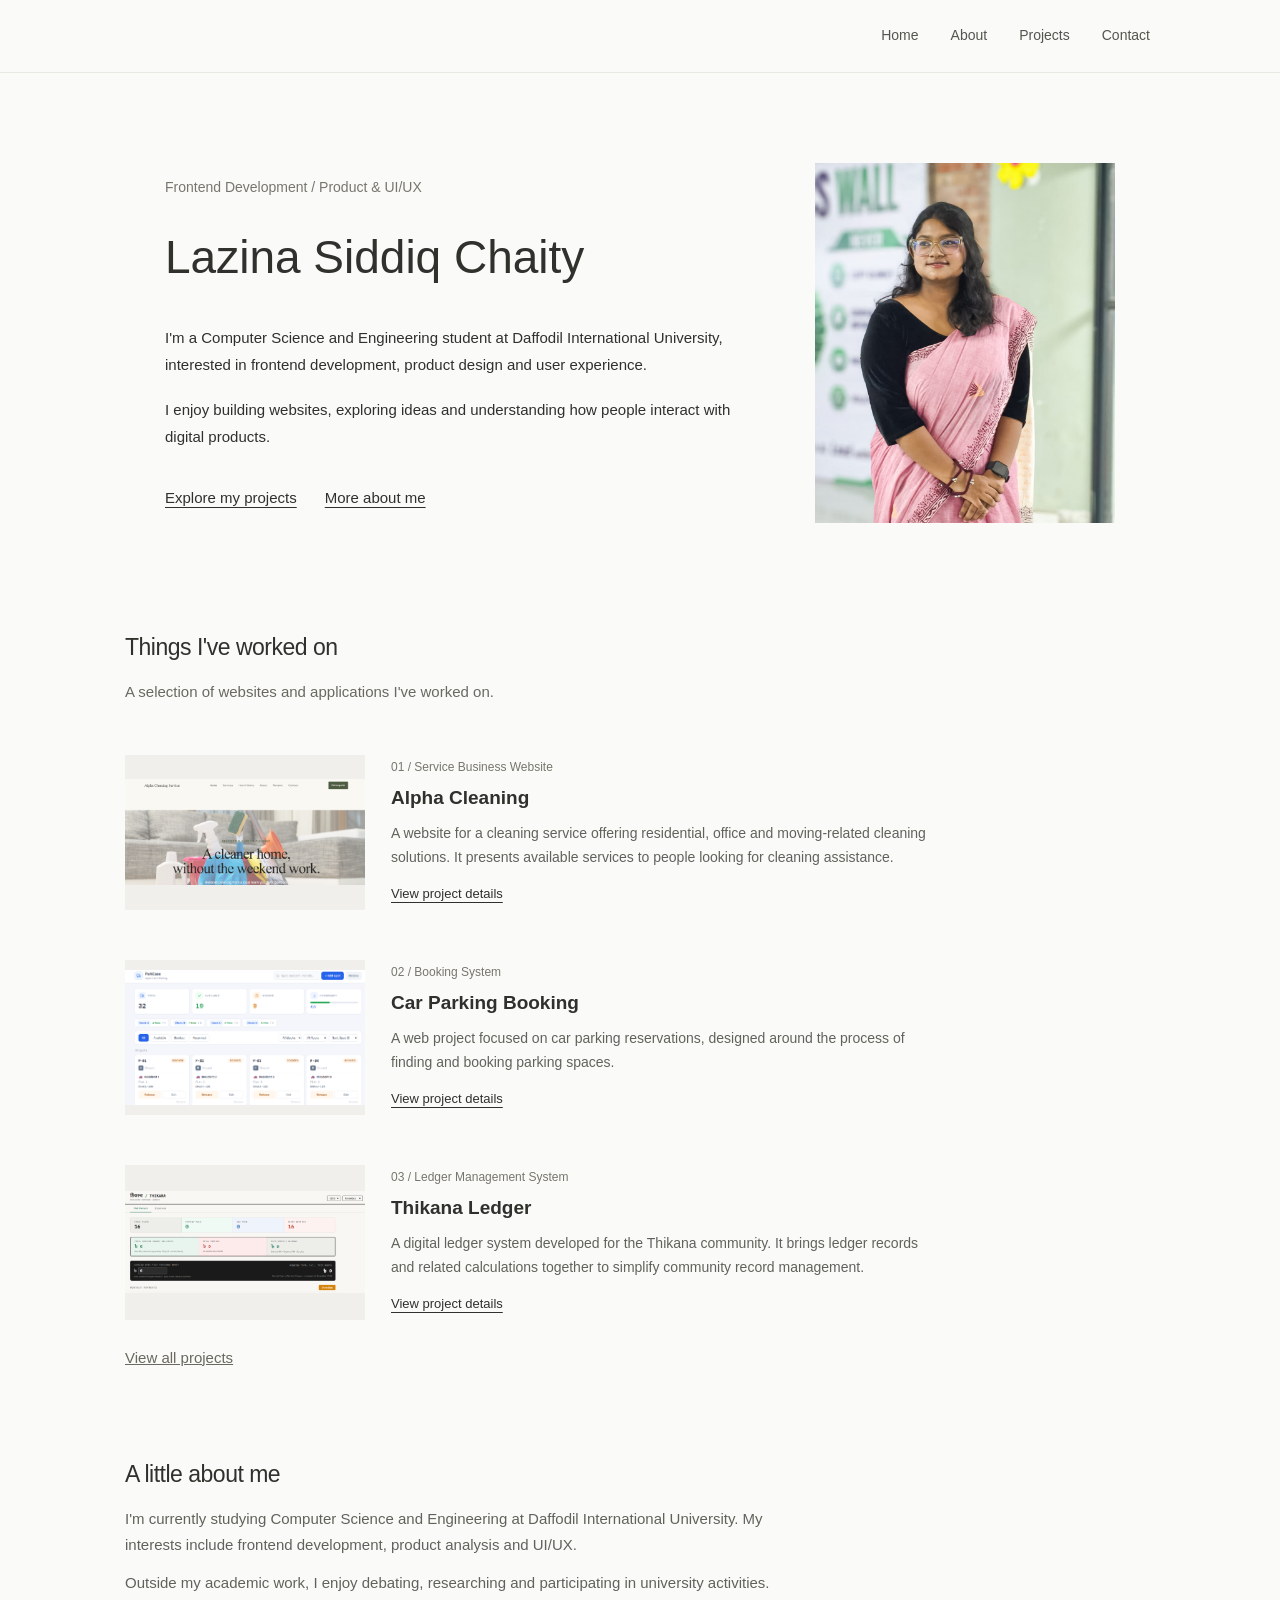
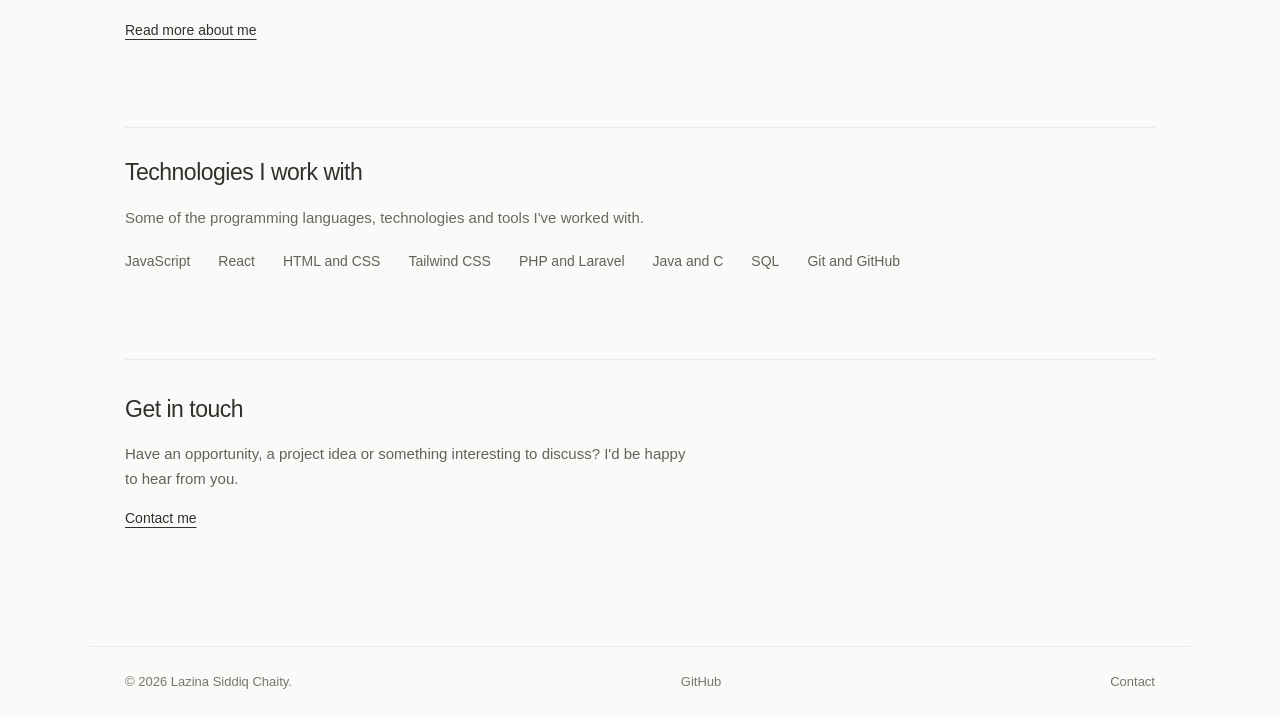
<file: index.html>
<!DOCTYPE html>
<html lang="en">

<head>
    <meta charset="UTF-8">
    <meta name="viewport" content="width=device-width, initial-scale=1.0">

    <title>Lazina Chaity | Frontend Developer</title>

    <meta name="description"
        content="Portfolio of Lazina Chaity, a Computer Science and Engineering student interested in frontend development and UI/UX.">

    <link rel="stylesheet" href="css/style.css">
</head>

<body>

    <!-- Navigation -->
    
<header>
    <nav class="main-nav">
        <a href="index.html">Home</a>
        <a href="about.html">About</a>
        <a href="projects.html">Projects</a>
        <a href="contact.html">Contact</a>
    </nav>
</header>


    <main>

       <section class="intro" id="home">

    <div class="intro-copy">
        <p class="intro-label">Frontend Development / Product & UI/UX</p>

        <h1>Lazina Siddiq Chaity
        </h1>

        <p>
            I'm a Computer Science and Engineering student at
            Daffodil International University, interested in frontend
            development, product design and user experience.
        </p>

        <p>
            I enjoy building websites, exploring ideas and understanding
            how people interact with digital products.
        </p>

        <div class="intro-links">
            <a href="projects.html">Explore my projects</a>
            <a href="about.html">More about me</a>
        </div>
    </div>

    <div class="intro-image">
        <img src="images/Lazina.jpeg" alt="Portrait of Lazina">
    </div>

</section>


        <!-- Selected Projects -->
        <section id="selected-work">

            <h2>Things I've worked on</h2>

            <p>
                A selection of websites and applications
                I've worked on.
            </p>


            <!-- Project 1 -->
            <article class="project-preview" id="alpha-cleaning">

                <div class="project-image">
                    <img
                        src="images/Alpha_cleaning_home.png"
                        alt="Alpha Cleaning website homepage"
                        width="260"
                        height="165">
                </div>

                <div class="project-info">

                    <p>01 / Service Business Website</p>

                    <h3>Alpha Cleaning</h3>

                    <p>
                        A website for a cleaning service offering
                        residential, office and moving-related
                        cleaning solutions. It presents available
                        services to people looking for cleaning
                        assistance.
                    </p>

                    <a href="projects.html#alpha-cleaning">
                        View project details
                    </a>

                </div>

            </article>


            <!-- Project 2 -->
            <article class="project-preview" id="car-parking">

                <div class="project-image">
                    <img
                        src="images/car_book_1.png"
                        alt="Car parking booking website interface"
                        width="260"
                        height="165">
                </div>

                <div class="project-info">

                    <p>02 / Booking System</p>

                    <h3>Car Parking Booking</h3>

                    <p>
                        A web project focused on car parking
                        reservations, designed around the process
                        of finding and booking parking spaces.
                    </p>

                    <a href="projects.html#car-parking">
                        View project details
                    </a>

                </div>

            </article>


            <!-- Project 3 -->
            <article class="project-preview" id="thikana-ledger">

                <div class="project-image">
                    <img
                        src="images/Thikana_ledger.png"
                        alt="Thikana Ledger application interface"
                        width="260"
                        height="165">
                </div>

                <div class="project-info">

                    <p>03 / Ledger Management System</p>

                    <h3>Thikana Ledger</h3>

                    <p>
                        A digital ledger system developed for
                        the Thikana community. It brings ledger
                        records and related calculations together
                        to simplify community record management.
                    </p>

                    <a href="projects.html#thikana-ledger">
                        View project details
                    </a>

                </div>

            </article>


            <p>
                <a href="projects.html">View all projects</a>
            </p>

        </section>


        <!-- About Preview -->
        <section id="about-preview">

            <h2>A little about me</h2>

            <p>
                I'm currently studying Computer Science and
                Engineering at Daffodil International University.
                My interests include frontend development,
                product analysis and UI/UX.
            </p>

            <p>
                Outside my academic work, I enjoy debating,
                researching and participating in university activities.
            </p>

            <a href="about.html">Read more about me</a>

        </section>


        <!-- Technical Overview -->
        <section id="technical">

            <h2>Technologies I work with</h2>

            <p>
                Some of the programming languages, technologies
                and tools I've worked with.
            </p>

            <ul>
                <li>JavaScript</li>
                <li>React</li>
                <li>HTML and CSS</li>
                <li>Tailwind CSS</li>
                <li>PHP and Laravel</li>
                <li>Java and C</li>
                <li>SQL</li>
                <li>Git and GitHub</li>
            </ul>

        </section>


        <!-- Contact Invitation -->
        <section id="contact-preview">

            <h2>Get in touch</h2>

            <p>
                Have an opportunity, a project idea or
                something interesting to discuss?
                I'd be happy to hear from you.
            </p>

            <a href="contact.html">Contact me</a>

        </section>

    </main>


    <!-- Footer -->
    <footer>

        <p>© 2026 Lazina Siddiq Chaity.</p>

        <a href="https://github.com/Lazinachaity"
           target="_blank"
           rel="noopener noreferrer">
            GitHub
        </a>

        <a href="contact.html">Contact</a>

    </footer>


</body>
</html>
</file>
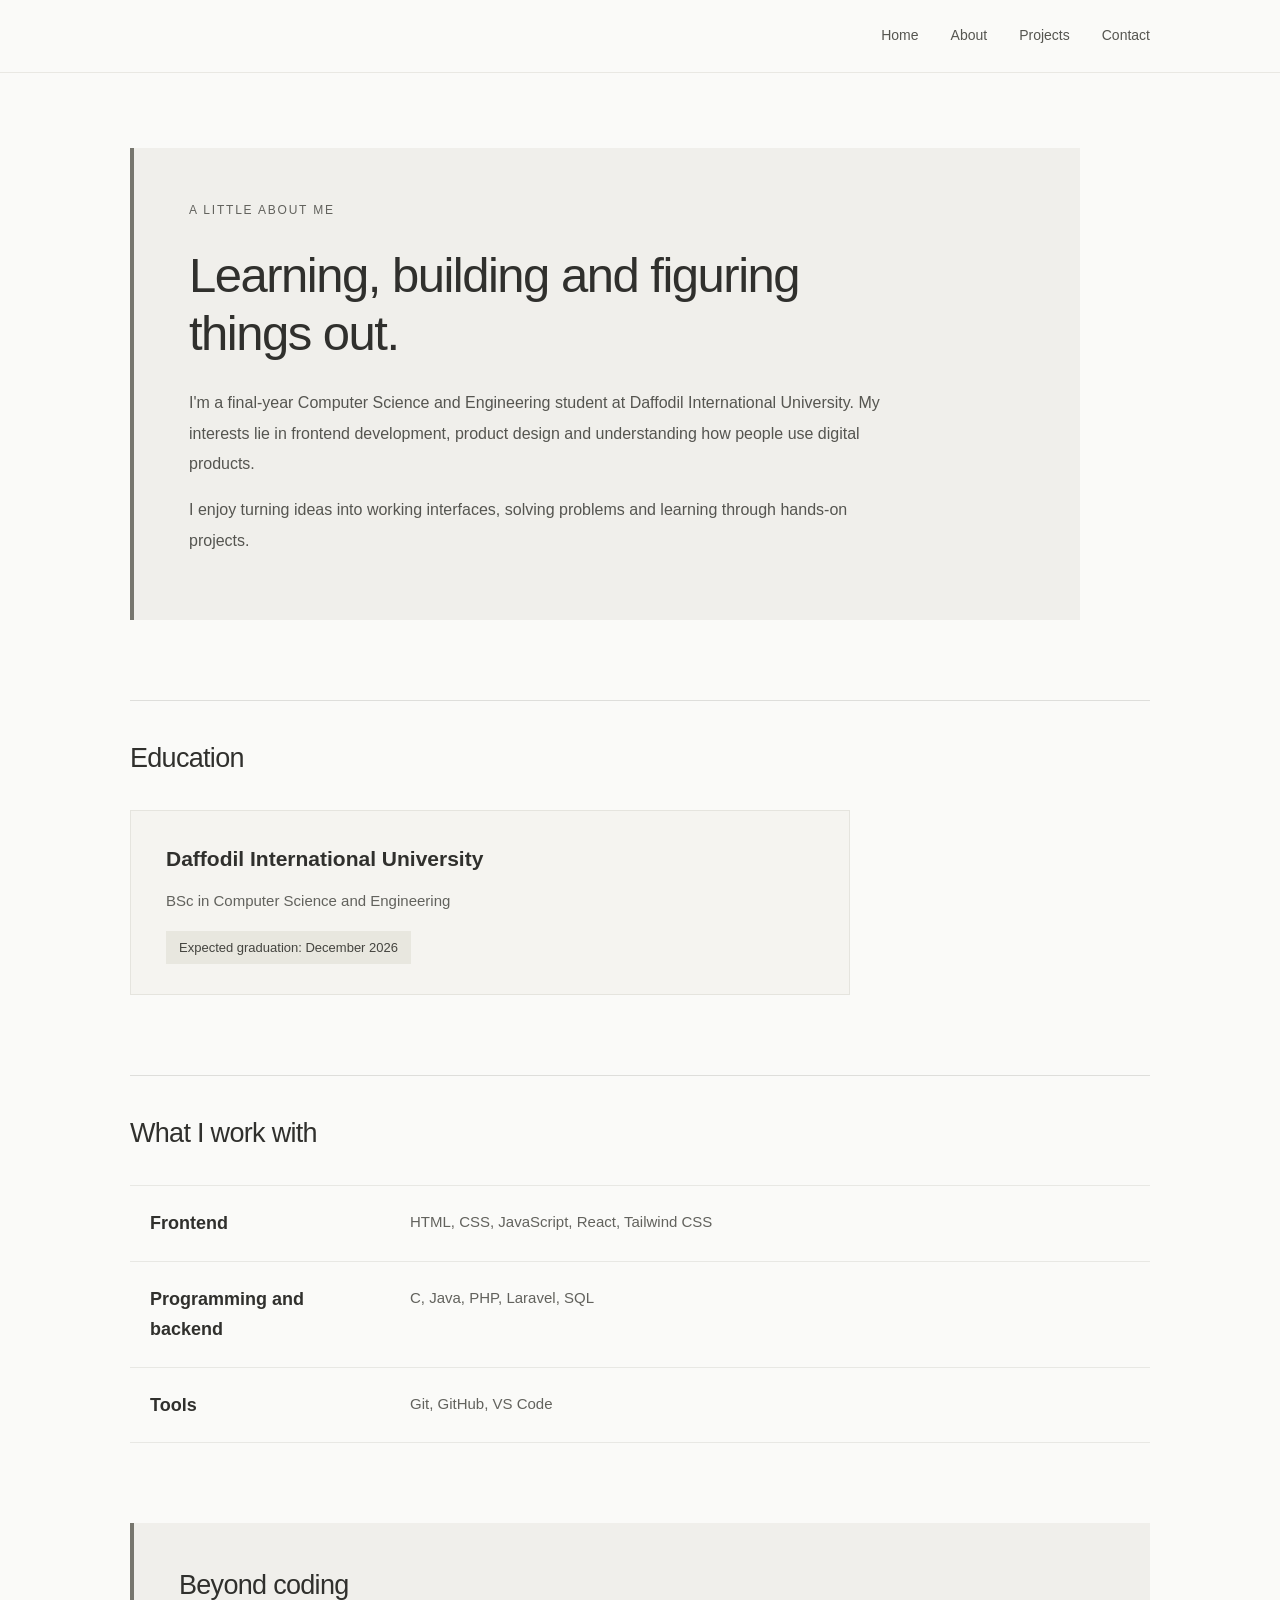
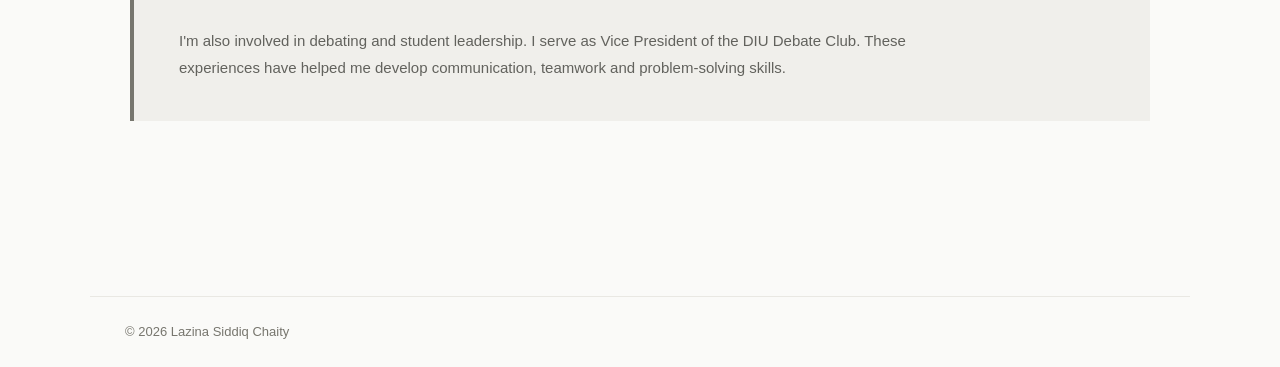
<file: about.html>
<!DOCTYPE html>
<html lang="en">
<head>
    <meta charset="UTF-8">
    <meta name="viewport" content="width=device-width, initial-scale=1.0">
    <title>About | Lazina</title>
    <link rel="stylesheet" href="css/style.css">
</head>
<body>



<header>
    <nav class="main-nav">
        <a href="index.html">Home</a>
        <a href="about.html">About</a>
        <a href="projects.html">Projects</a>
        <a href="contact.html">Contact</a>
    </nav>
</header>



    <main class="about-page">

        <section class="about-intro">
            <p class="section-label">A little about me</p>
            <h1>Learning, building and figuring things out.</h1>

            <p>
                I'm a final-year Computer Science and Engineering student
                at Daffodil International University. My interests lie in
                frontend development, product design and understanding
                how people use digital products.
            </p>

            <p>
                I enjoy turning ideas into working interfaces, solving
                problems and learning through hands-on projects.
            </p>
        </section>

        <section class="about-education">
            <h2>Education</h2>

            <div>
                <h3>Daffodil International University</h3>
                <p>BSc in Computer Science and Engineering</p>
                <p>Expected graduation: December 2026</p>
            </div>
        </section>

        <section class="about-skills">
            <h2>What I work with</h2>

            <div>
                <h3>Frontend</h3>
                <p>HTML, CSS, JavaScript, React, Tailwind CSS</p>
            </div>

            <div>
                <h3>Programming and backend</h3>
                <p>C, Java, PHP, Laravel, SQL</p>
            </div>

            <div>
                <h3>Tools</h3>
                <p>Git, GitHub, VS Code</p>
            </div>
        </section>

        <section class="about-beyond">
            <h2>Beyond coding</h2>

            <p>
                I'm also involved in debating and student leadership.
                I serve as Vice President of the DIU Debate Club.
                These experiences have helped me develop communication,
                teamwork and problem-solving skills.
            </p>
        </section>

    </main>

    <footer>
        <p>© 2026 Lazina Siddiq Chaity</p>
    </footer>

</body>
</html>
</file>
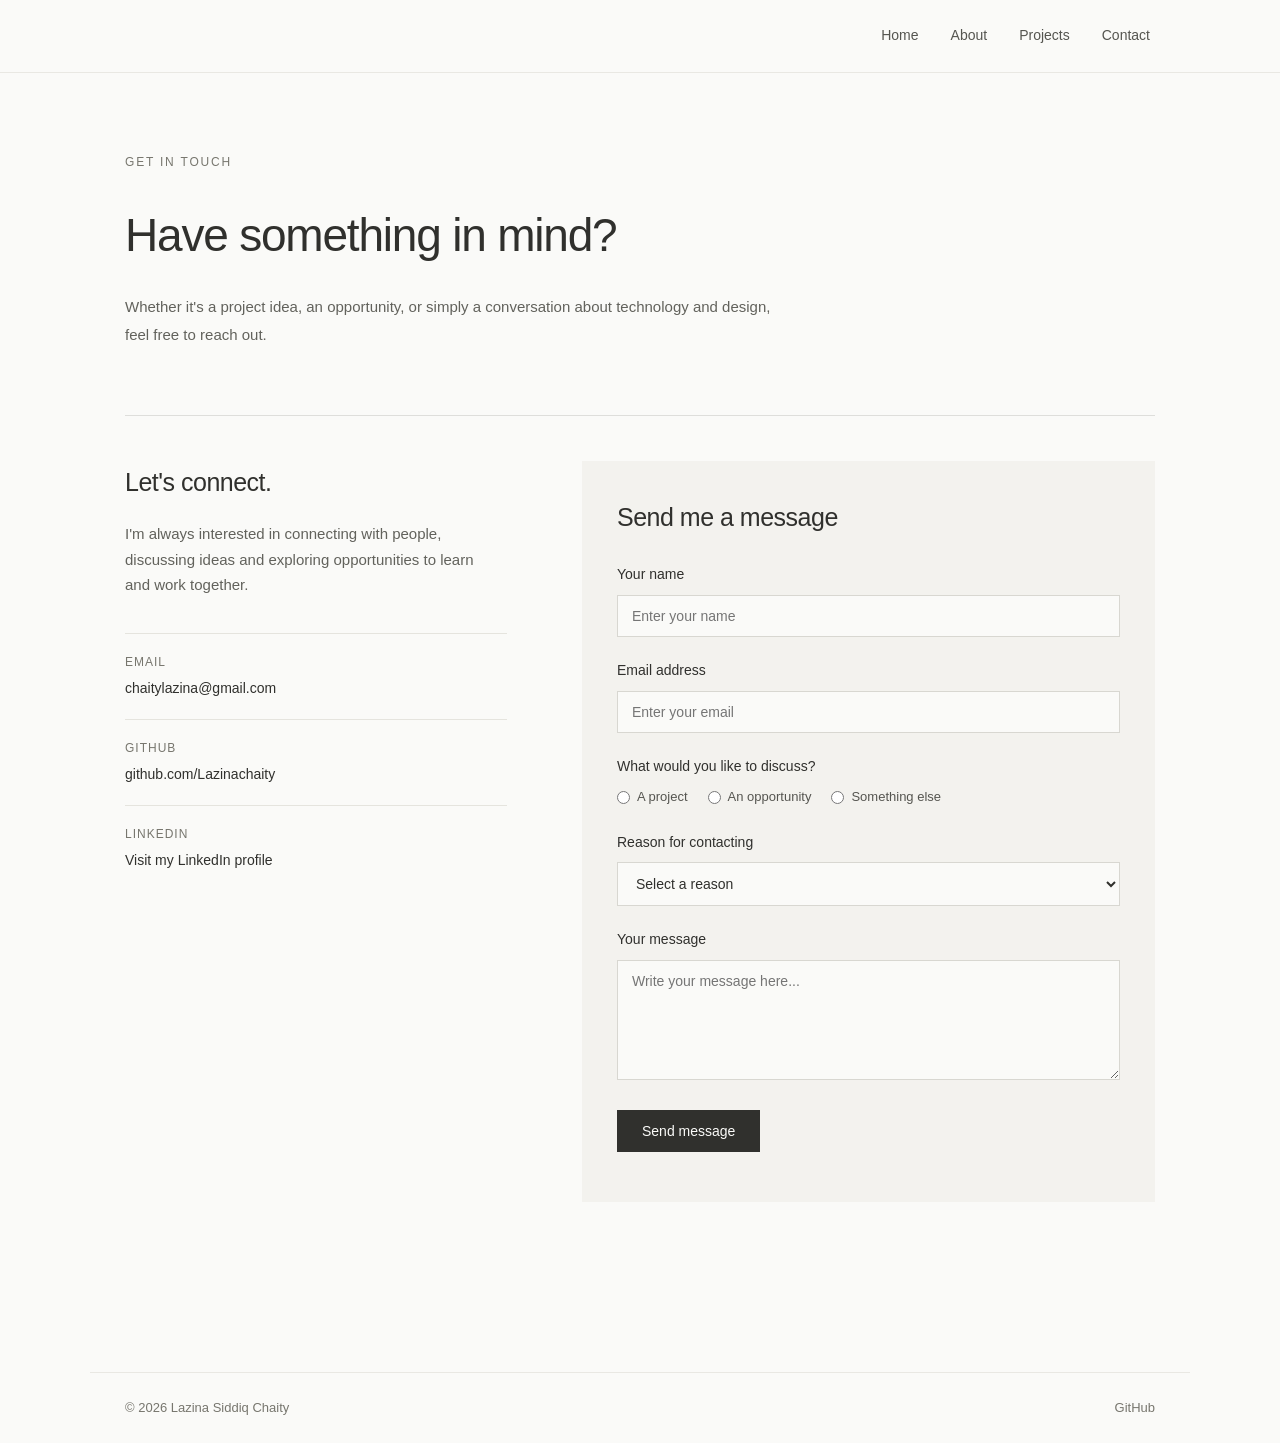
<file: contact.html>
<!DOCTYPE html>
<html lang="en">

<head>
    <meta charset="UTF-8">
    <meta name="viewport" content="width=device-width, initial-scale=1.0">
    <title>Contact | Lazina</title>
    <link rel="stylesheet" href="css/style.css">
</head>

<body>

    <header>
        <nav class="main-nav">
            <a href="index.html">Home</a>
            <a href="about.html">About</a>
            <a href="projects.html">Projects</a>
            <a href="contact.html">Contact</a>
        </nav>
    </header>

    <main class="contact-page">

        <section class="contact-intro">
            <p class="section-label">Get in touch</p>

            <h1>Have something in mind?</h1>

            <p>
                Whether it's a project idea, an opportunity,
                or simply a conversation about technology and design,
                feel free to reach out.
            </p>
        </section>


        <section class="contact-content">

            <div class="contact-information">

                <h2>Let's connect.</h2>

                <p>
                    I'm always interested in connecting with people,
                    discussing ideas and exploring opportunities
                    to learn and work together.
                </p>

                <div class="contact-links">

                    <div>
                        <span>Email</span>
                        <a href="mailto:your-email@example.com">
                            chaitylazina@gmail.com
                        </a>
                    </div>

                    <div>
                        <span>GitHub</span>
                        <a href="https://github.com/Lazinachaity"
                           target="_blank">
                            github.com/Lazinachaity
                        </a>
                    </div>

                    <div>
                        <span>LinkedIn</span>
                        <a href="https://www.linkedin.com/in/lazina-siddiq-chaity/"
                           target="_blank">
                            Visit my LinkedIn profile
                        </a>
                    </div>

                </div>

            </div>


            <div class="contact-form-section">

                <h2>Send me a message</h2>

                <form action="#" method="post" id="contactForm" novalidate>

                    <div class="form-group">
                        <label for="name">Your name</label>

                        <input
                            type="text"
                            id="name"
                            name="name"
                            placeholder="Enter your name"
                            required>
                    </div>


                    <div class="form-group">
                        <label for="email">Email address</label>

                        <input
                            type="email"
                            id="email"
                            name="email"
                            placeholder="Enter your email"
                            required>
                    </div>


                    <div class="form-group">
                        <label>What would you like to discuss?</label>

                        <div class="radio-options">

                            <label>
                                <input
                                    type="radio"
                                    name="subject"
                                    value="Project">
                                A project
                            </label>

                            <label>
                                <input
                                    type="radio"
                                    name="subject"
                                    value="Opportunity">
                                An opportunity
                            </label>

                            <label>
                                <input
                                    type="radio"
                                    name="subject"
                                    value="Other">
                                Something else
                            </label>

                        </div>
                    </div>


                    <div class="form-group">
                        <label for="reason">Reason for contacting</label>

                        <select id="reason" name="reason" required>

                            <option value="">Select a reason</option>
                            <option value="Collaboration">Collaboration</option>
                            <option value="Freelance">Freelance work</option>
                            <option value="Career">Career opportunity</option>
                            <option value="General">General conversation</option>

                        </select>
                    </div>


                    <div class="form-group">
                        <label for="message">Your message</label>

                        <textarea
                            id="message"
                            name="message"
                            rows="5"
                            placeholder="Write your message here..."
                            required></textarea>
                    </div>


                    <button type="submit">Send message</button>

                </form>

                <p id="form-feedback" aria-live="polite"></p>

            </div>

        </section>

    </main>


    <footer>
        <p>© 2026 Lazina Siddiq Chaity</p>

        <div>
            <a href="https://github.com/Lazinachaity"
               target="_blank">GitHub</a>
        </div>
    </footer>


    <script src="js/script.js"></script>

</body>
</html>
</file>
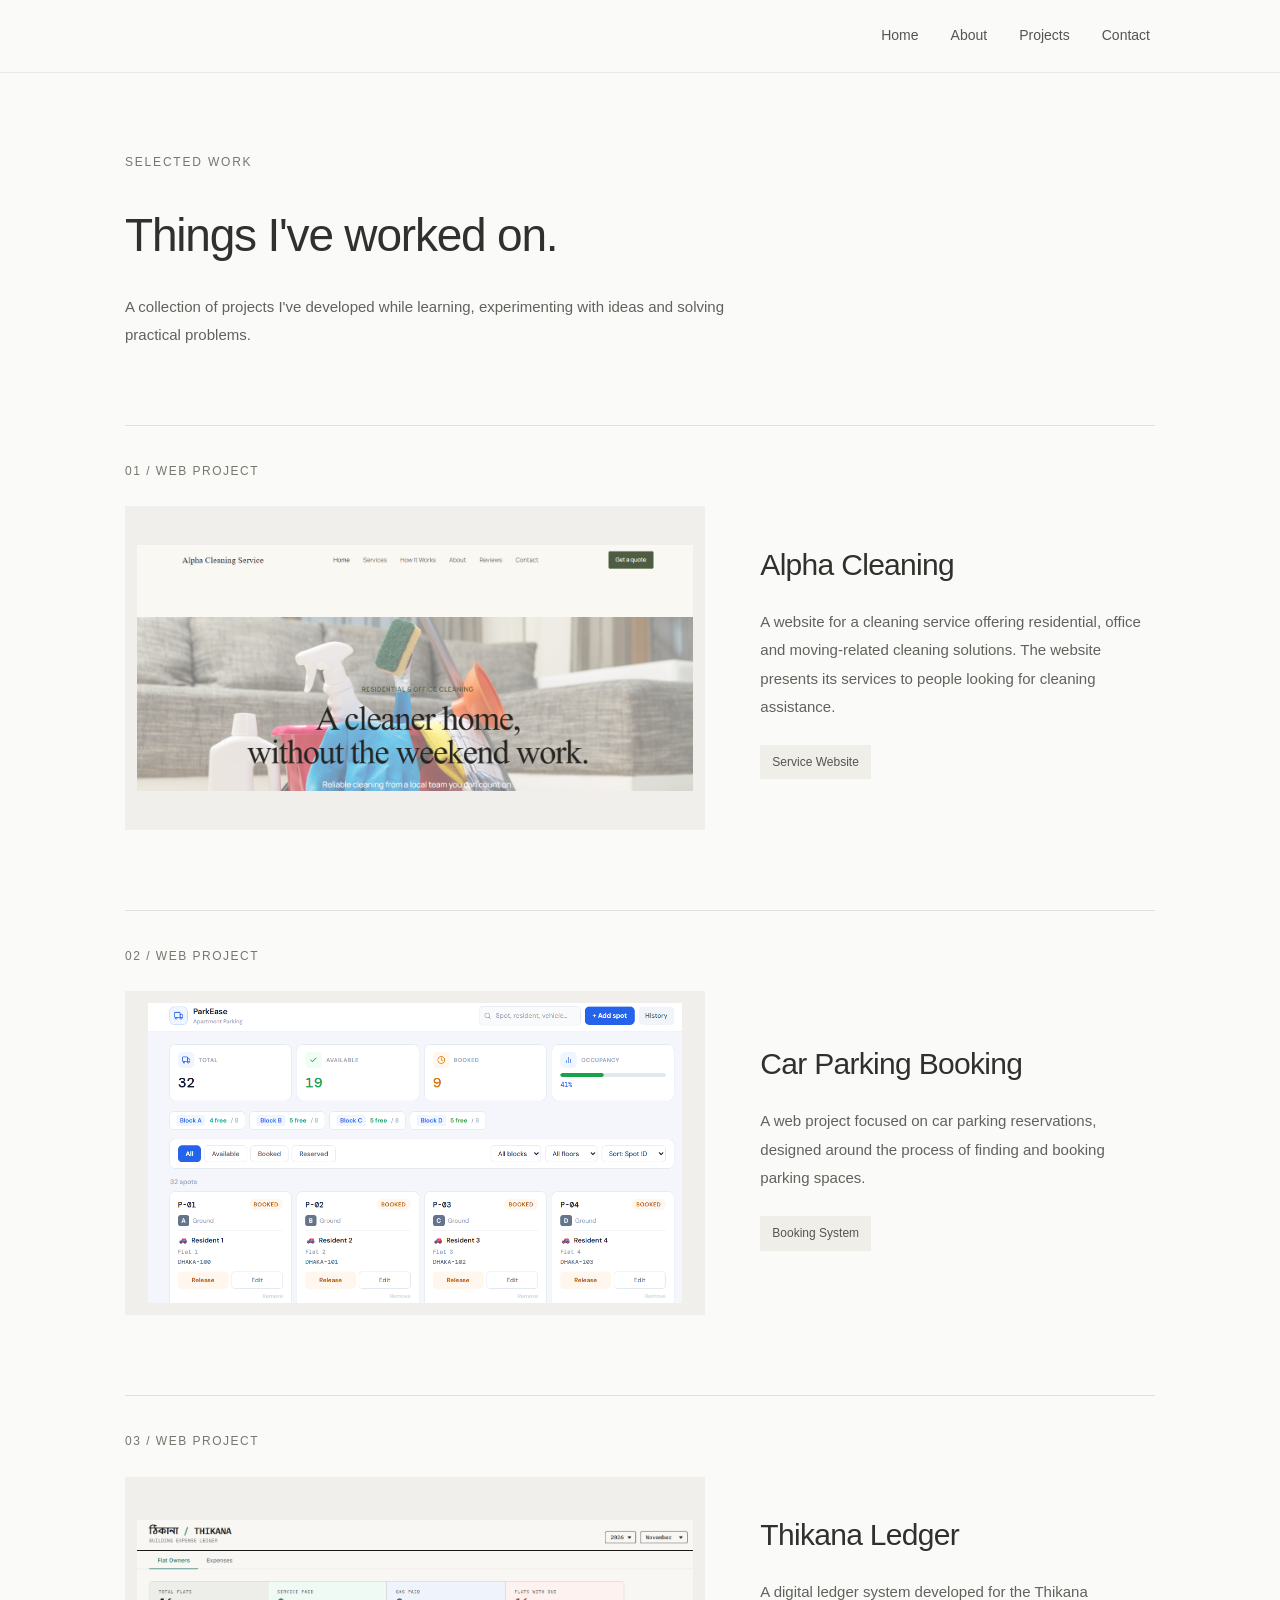
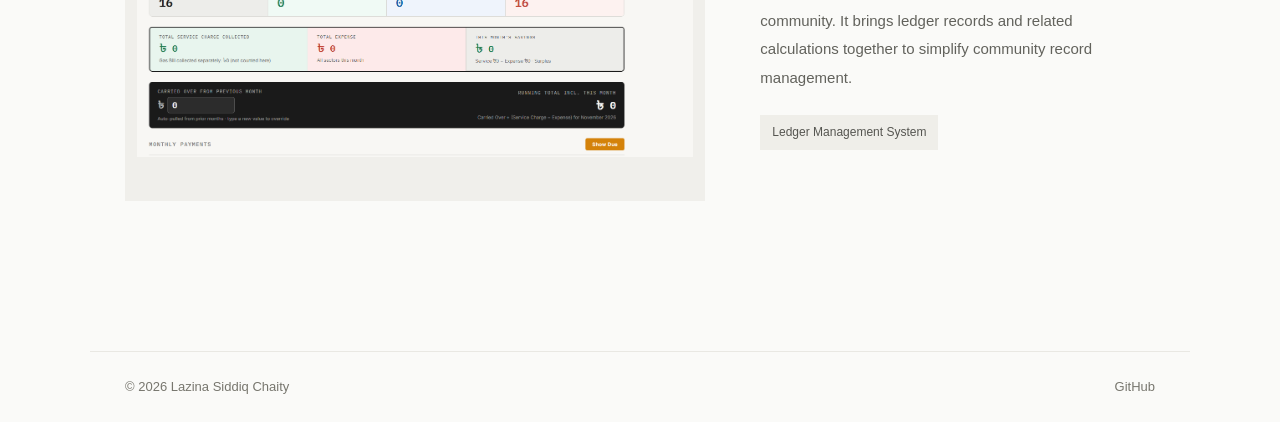
<file: projects.html>
<!DOCTYPE html>
<html lang="en">
<head>
    <meta charset="UTF-8">
    <meta name="viewport" content="width=device-width, initial-scale=1.0">
    <title>Projects | Lazina</title>
    <link rel="stylesheet" href="css/style.css">
</head>

<body>

    <header>
        <nav class="main-nav">
            <a href="index.html">Home</a>
            <a href="about.html">About</a>
            <a href="projects.html">Projects</a>
            <a href="contact.html">Contact</a>
        </nav>
    </header>

    <main class="projects-page">

        <section class="projects-intro">
            <p class="section-label">Selected work</p>
            <h1>Things I've worked on.</h1>
            <p>
                A collection of projects I've developed while learning,
                experimenting with ideas and solving practical problems.
            </p>
        </section>


        <section class="project-detail" id="alpha-cleaning">

            <div class="project-number">01 / WEB PROJECT</div>

            <div class="project-content">
                <div class="project-screenshot">
                    <img src="images/Alpha_cleaning_home.png"
                         alt="Alpha Cleaning website homepage">
                </div>

                <div class="project-description">
                    <h2>Alpha Cleaning</h2>

                    <p>
                        A website for a cleaning service offering
                        residential, office and moving-related
                        cleaning solutions. The website presents
                        its services to people looking for cleaning
                        assistance.
                    </p>

                    <p class="project-type">
                        Service Website
                    </p>
                </div>
            </div>

        </section>


        <section class="project-detail" id="car-parking">

            <div class="project-number">02 / WEB PROJECT</div>

            <div class="project-content">
                <div class="project-screenshot">
                    <img src="images/car_book_1.png"
                         alt="Car parking booking website">
                </div>

                <div class="project-description">
                    <h2>Car Parking Booking</h2>

                    <p>
                        A web project focused on car parking
                        reservations, designed around the process
                        of finding and booking parking spaces.
                    </p>

                    <p class="project-type">
                        Booking System
                    </p>
                </div>
            </div>

        </section>


        <section class="project-detail" id="thikana-ledger">

            <div class="project-number">03 / WEB PROJECT</div>

            <div class="project-content">
                <div class="project-screenshot">
                    <img src="images/Thikana_ledger.png"
                         alt="Thikana community ledger system">
                </div>

                <div class="project-description">
                    <h2>Thikana Ledger</h2>

                    <p>
                        A digital ledger system developed for the
                        Thikana community. It brings ledger records
                        and related calculations together to simplify
                        community record management.
                    </p>

                    <p class="project-type">
                        Ledger Management System
                    </p>
                </div>
            </div>

        </section>



    </main>


    <footer>
        <p>© 2026 Lazina Siddiq Chaity</p>

        <div>
            <a href="https://github.com/Lazinachaity"
               target="_blank">GitHub</a>
        </div>
    </footer>

</body>
</html>
</file>
<file: css/style.css>
/* =========================================
   1. GENERAL
========================================= */

* {
    margin: 0;
    padding: 0;
    box-sizing: border-box;
}

html {
    scroll-behavior: smooth;
}

body {
    background: #fafaf8;
    color: #30302d;
    font-family: Arial, Helvetica, sans-serif;
    font-size: 15px;
    line-height: 1.7;
}

a {
    color: inherit;
}

img {
    display: block;
    max-width: 100%;
}

main {
    width: 100%;
    max-width: 1100px;
    margin: 0 auto;
    padding: 0 35px;
}

section {
    margin-bottom: 85px;
}

section h2 {
    font-size: 23px;
    font-weight: 500;
    letter-spacing: -0.5px;
    margin-bottom: 12px;
}

section > p {
    color: #696962;
    max-width: 650px;
}


/* =========================================
   2. NAVIGATION
========================================= */


/* =========================================
   NAVIGATION
========================================= */

header {
    width: 100%;
    background: #fafaf8;
    border-bottom: 1px solid #e9e8e3;
}

.main-nav {
    max-width: 1100px;
    min-height: 72px;
    margin: 0 auto;
    padding: 15px 40px;

    display: flex;
    justify-content: flex-end;
    align-items: center;
    gap: 32px;
}

.main-nav a {
    font-size: 14px;
    color: #555550;
    text-decoration: none;
    padding: 8px 0;
    transition: color 0.2s ease;
}

.main-nav a:hover {
    color: #22221f;
    text-decoration: underline;
    text-underline-offset: 5px;
}

@media (max-width: 600px) {
    .main-nav {
        justify-content: flex-start;
        padding: 18px 20px;
        gap: 22px;
        flex-wrap: wrap;
    }
}



/* =========================================
   3. HOMEPAGE INTRODUCTION
========================================= */

.intro {
    max-width: 1150px;
    margin: 0 auto;
    padding: 90px 40px;

    display: flex;
    align-items: center;
    justify-content: space-between;
    gap: 70px;
}

.intro-copy {
    max-width: 650px;
    flex: 1;
}

.intro-label {
    font-size: 14px;
    color: #77766e;
    margin-bottom: 35px;
}

.intro-copy h1 {
    font-size: 46px;
    font-weight: 400;
    margin-bottom: 28px;
}

.intro-copy p {
    line-height: 1.8;
    margin-bottom: 18px;
}

.intro-links {
    display: flex;
    gap: 28px;
    margin-top: 35px;
}

.intro-links a {
    color: #30302d;
    text-decoration: underline;
    text-underline-offset: 4px;
}

.intro-links a:hover {
    color: #77766e;
}

.intro-image {
    flex: 0 0 300px;
}

.intro-image img {
    width: 100%;
    height: 360px;
    object-fit: cover;
    object-position: center;
}


/* =========================================
   4. SELECTED PROJECTS
========================================= */

#selected-work {
    margin-top: 15px;
}

#selected-work > p {
    margin-bottom: 25px;
}

.project-preview {
    display: flex;
    align-items: flex-start;
    gap: 26px;
    padding: 25px 0;
}

.project-image {
    width: 240px;
    flex-shrink: 0;
}

.project-image img {
    width: 240px;
    height: 155px;
    object-fit: contain;
    object-position: center;
    background: #f0efeb;
}

.project-info {
    padding-top: 2px;
    max-width: 550px;
}

.project-info > p:first-child {
    font-size: 12px;
    color: #77766e;
    margin-bottom: 5px;
}

.project-info h3 {
    font-size: 19px;
    font-weight: 600;
    margin-bottom: 8px;
}

.project-info p {
    font-size: 14px;
    color: #62625c;
    margin-bottom: 10px;
}

.project-info a {
    font-size: 13px;
    text-underline-offset: 4px;
}

.project-info a:hover {
    color: #77766e;
}


/* =========================================
   5. HOMEPAGE ABOUT PREVIEW
========================================= */

#about-preview {
    max-width: 700px;
}

#about-preview p {
    margin-bottom: 13px;
    color: #62625c;
}

#about-preview a {
    display: inline-block;
    margin-top: 10px;
    font-size: 14px;
    text-underline-offset: 4px;
}

#about-preview a:hover {
    color: #77766e;
}


/* =========================================
   6. HOMEPAGE TECHNICAL SKILLS
========================================= */

#technical {
    padding-top: 25px;
    border-top: 1px solid #e9e8e3;
}

#technical ul {
    display: flex;
    flex-wrap: wrap;
    gap: 8px 28px;
    list-style: none;
    margin-top: 20px;
}

#technical li {
    font-size: 14px;
    color: #62625c;
}


/* =========================================
   7. HOMEPAGE CONTACT PREVIEW
========================================= */

#contact-preview {
    padding: 30px 0;
    border-top: 1px solid #e9e8e3;
}

#contact-preview p {
    max-width: 570px;
    color: #62625c;
}

#contact-preview a {
    display: inline-block;
    margin-top: 15px;
    font-size: 14px;
    text-underline-offset: 4px;
}

#contact-preview a:hover {
    color: #77766e;
}


/* =========================================
   8. ABOUT PAGE
========================================= */

.about-page {
    max-width: 1100px;
    margin: 0 auto;
    padding: 75px 40px 90px;
}

/* ABOUT INTRODUCTION */

.about-intro {
    max-width: 950px;
    padding: 48px 55px;
    margin-bottom: 80px;
    background: #f0efeb;
    border-left: 4px solid #77766e;
}

.section-label {
    display: inline-block;
    font-size: 12px;
    letter-spacing: 1.8px;
    text-transform: uppercase;
    color: #77766e;
    margin-bottom: 24px;
}

.about-intro h1 {
    max-width: 700px;
    font-size: 49px;
    line-height: 1.2;
    font-weight: 400;
    letter-spacing: -1.5px;
    margin-bottom: 25px;
}

.about-intro p:not(.section-label) {
    max-width: 720px;
    font-size: 16px;
    line-height: 1.9;
    color: #555550;
    margin-bottom: 16px;
}


/* ABOUT SECTION HEADINGS */

.about-page h2 {
    font-size: 27px;
    font-weight: 400;
    letter-spacing: -0.7px;
    margin-bottom: 28px;
}

.about-page h3 {
    font-size: 18px;
    font-weight: 600;
    margin-bottom: 9px;
}

.about-page p {
    line-height: 1.8;
    color: #62625d;
}


/* EDUCATION */

.about-education,
.about-skills {
    padding: 35px 0 45px;
    border-top: 1px solid #dededb;
    margin-bottom: 35px;
}

.about-education > div {
    max-width: 720px;
    padding: 30px 35px;
    background: #f5f4f0;
    border: 1px solid #e5e4de;
}

.about-education > div h3 {
    font-size: 21px;
    margin-bottom: 10px;
}

.about-education > div p {
    margin-top: 5px;
}

.about-education > div p:last-child {
    display: inline-block;
    margin-top: 17px;
    padding: 5px 13px;
    background: #e8e7df;
    color: #44443f;
    font-size: 13px;
}


/* SKILLS */

.about-skills > div {
    display: grid;
    grid-template-columns: 230px 1fr;
    gap: 30px;
    align-items: start;
    padding: 22px 20px;
    border-bottom: 1px solid #e8e8e4;
    transition: background 0.2s ease;
}

.about-skills > div:first-of-type {
    border-top: 1px solid #e8e8e4;
}

.about-skills > div:hover {
    background: #f5f4f0;
}

.about-skills > div h3 {
    margin: 0;
}

.about-skills > div p {
    margin: 0;
    color: #62625d;
}


/* BEYOND CODING / LEADERSHIP */

.about-beyond {
    padding: 40px 45px;
    background: #f0efeb;
    border-left: 4px solid #77766e;
    margin-top: 35px;
}

.about-beyond h2 {
    margin-bottom: 18px;
}

.about-beyond p {
    max-width: 760px;
}

.about-beyond strong {
    color: #30302d;
    font-weight: 600;
}


/* =========================================
   9. FOOTER
========================================= */

footer {
    max-width: 1100px;
    margin: 0 auto;
    border-top: 1px solid #e9e8e3;
    padding: 24px 35px;

    display: flex;
    justify-content: space-between;
    align-items: center;

    font-size: 13px;
    color: #77766e;
}

footer a {
    margin-left: 20px;
    text-decoration: none;
}

footer a:hover {
    color: #30302d;
    text-decoration: underline;
}


/* =========================================
   10. TABLET
========================================= */

@media (max-width: 800px) {

    .intro {
        gap: 35px;
    }

    .intro-image {
        flex-basis: 250px;
    }

    .intro-image img {
        height: 320px;
    }

    .project-image {
        width: 210px;
    }

    .project-image img {
        width: 210px;
        height: 140px;
    }

    .about-skills > div {
        grid-template-columns: 180px 1fr;
    }
}


/* =========================================
   11. MOBILE
========================================= */

@media (max-width: 600px) {

    /* NAVIGATION */

    header nav {
        min-height: auto;
        padding: 18px 20px;
        gap: 20px;
        flex-wrap: wrap;
    }

    header nav a {
        font-size: 13px;
    }


    /* HOMEPAGE */

    .intro {
        flex-direction: column-reverse;
        align-items: flex-start;
        padding: 50px 25px;
        gap: 35px;
    }

    .intro-image {
        width: 220px;
        flex: none;
    }

    .intro-image img {
        height: 270px;
    }

    .intro-copy h1 {
        font-size: 36px;
    }

    .intro-label {
        margin-bottom: 25px;
    }

    .intro-links {
        gap: 20px;
        flex-wrap: wrap;
    }

    main {
        padding: 0 20px;
    }

    section {
        margin-bottom: 65px;
    }


    /* PROJECTS */

    .project-preview {
        flex-direction: column;
        gap: 14px;
        padding: 22px 0;
    }

    .project-image {
        width: 100%;
        max-width: 300px;
    }

    .project-image img {
        width: 100%;
        height: auto;
        max-height: 190px;
    }

    .project-info {
        max-width: 100%;
    }


    /* ABOUT PAGE */

    .about-page {
        padding: 45px 22px 65px;
    }

    .about-intro {
        padding: 30px 25px;
        margin-bottom: 55px;
    }

    .about-intro h1 {
        font-size: 36px;
    }

    .about-page h2 {
        font-size: 24px;
    }

    .about-education > div {
        padding: 24px 22px;
    }

    .about-skills > div {
        grid-template-columns: 1fr;
        gap: 8px;
        padding: 18px 12px;
    }

    .about-beyond {
        padding: 30px 25px;
    }


    /* FOOTER */

    footer {
        padding: 22px 20px;
        flex-wrap: wrap;
        gap: 12px;
    }

    footer a {
        margin-left: 0;
        margin-right: 15px;
    }
}


/* =========================================
   12. ACCESSIBILITY
========================================= */

a:focus-visible {
    outline: 2px solid #30302d;
    outline-offset: 4px;
}

@media (prefers-reduced-motion: reduce) {

    html {
        scroll-behavior: auto;
    }

    *,
    *::before,
    *::after {
        transition-duration: 0.01ms !important;
    }
}

/* =========================================
   PROJECTS PAGE
========================================= */

.projects-page {
    padding-top: 75px;
    padding-bottom: 70px;
}

/* INTRODUCTION */

.projects-intro {
    max-width: 750px;
    margin-bottom: 75px;
}

.projects-intro h1 {
    font-size: 46px;
    font-weight: 400;
    letter-spacing: -1.2px;
    margin-bottom: 18px;
}

.projects-intro > p:last-child {
    max-width: 650px;
    color: #62625c;
    line-height: 1.9;
}


/* INDIVIDUAL PROJECTS */

.project-detail {
    padding: 35px 0 55px;
    border-top: 1px solid #dededb;
    margin-bottom: 25px;
}

.project-number {
    font-size: 12px;
    letter-spacing: 1.5px;
    color: #77766e;
    margin-bottom: 25px;
}

.project-content {
    display: grid;
    grid-template-columns: 1.25fr 0.85fr;
    gap: 55px;
    align-items: center;
}

.project-screenshot {
    background: #f0efeb;
    padding: 12px;
}

.project-screenshot img {
    width: 100%;
    height: 300px;
    object-fit: contain;
    object-position: center;
}

.project-description h2 {
    font-size: 30px;
    font-weight: 400;
    letter-spacing: -0.7px;
    margin-bottom: 18px;
}

.project-description p {
    color: #62625c;
    line-height: 1.9;
    margin-bottom: 18px;
}

.project-description .project-type {
    display: inline-block;
    font-size: 12px;
    color: #555550;
    background: #efeee9;
    padding: 6px 12px;
    margin-top: 5px;
}


/* CLOSING SECTION */

.projects-note {
    padding: 35px 0;
    border-top: 1px solid #dededb;
    margin-top: 35px;
}

.projects-note h2 {
    font-size: 25px;
    font-weight: 400;
    margin-bottom: 12px;
}

.projects-note p {
    max-width: 600px;
    color: #62625c;
}


/* RESPONSIVE */

@media (max-width: 750px) {

    .projects-page {
        padding-top: 50px;
    }

    .projects-intro h1 {
        font-size: 36px;
    }

    .project-content {
        grid-template-columns: 1fr;
        gap: 25px;
    }

    .project-screenshot img {
        height: 250px;
    }

    .project-description h2 {
        font-size: 26px;
    }
}


/* =========================================
   CONTACT PAGE
========================================= */

.contact-page {
    padding-top: 75px;
    padding-bottom: 85px;
}

/* INTRODUCTION */

.contact-intro {
    max-width: 750px;
    margin-bottom: 65px;
}

.contact-intro h1 {
    font-size: 46px;
    font-weight: 400;
    letter-spacing: -1.2px;
    margin-bottom: 18px;
}

.contact-intro > p:last-child {
    max-width: 650px;
    color: #62625c;
    line-height: 1.9;
}


/* CONTACT CONTENT */

.contact-content {
    display: grid;
    grid-template-columns: 0.8fr 1.2fr;
    gap: 75px;
    align-items: start;
    border-top: 1px solid #dededb;
    padding-top: 45px;
}

.contact-content h2 {
    font-size: 25px;
    font-weight: 400;
    margin-bottom: 18px;
}

.contact-information > p {
    max-width: 350px;
    color: #62625c;
    margin-bottom: 35px;
}


/* CONTACT LINKS */

.contact-links > div {
    display: flex;
    flex-direction: column;
    gap: 5px;
    padding: 18px 0;
    border-top: 1px solid #e5e4de;
}

.contact-links span {
    font-size: 12px;
    color: #77766e;
    text-transform: uppercase;
    letter-spacing: 1px;
}

.contact-links a {
    font-size: 14px;
    text-decoration: none;
    overflow-wrap: anywhere;
}

.contact-links a:hover {
    text-decoration: underline;
    text-underline-offset: 4px;
}


/* CONTACT FORM */

.contact-form-section {
    background: #f3f2ee;
    padding: 35px;
}

.contact-form-section h2 {
    margin-bottom: 25px;
}

.form-group {
    margin-bottom: 22px;
}

.form-group > label {
    display: block;
    font-size: 14px;
    font-weight: 500;
    margin-bottom: 8px;
}

.form-group input[type="text"],
.form-group input[type="email"],
.form-group select,
.form-group textarea {
    width: 100%;
    padding: 12px 14px;
    border: 1px solid #d8d7d1;
    background: #fafaf8;
    color: #30302d;
    font-family: Arial, Helvetica, sans-serif;
    font-size: 14px;
    outline: none;
}

.form-group input:focus,
.form-group select:focus,
.form-group textarea:focus {
    border-color: #77766e;
}

.form-group textarea {
    resize: vertical;
    min-height: 120px;
}


/* RADIO OPTIONS */

.radio-options {
    display: flex;
    flex-wrap: wrap;
    gap: 12px 20px;
}

.radio-options label {
    display: flex;
    align-items: center;
    gap: 7px;
    font-size: 13px;
    color: #555550;
}

.radio-options input {
    accent-color: #555550;
}


/* SUBMIT BUTTON */

.contact-form-section button {
    padding: 12px 24px;
    border: 1px solid #30302d;
    background: #30302d;
    color: #fafaf8;
    font-family: Arial, Helvetica, sans-serif;
    font-size: 14px;
    cursor: pointer;
    transition: background 0.2s ease;
}

.contact-form-section button:hover {
    background: #555550;
}

#form-feedback {
    margin-top: 15px;
    font-size: 13px;
    color: #555550;
}


/* RESPONSIVE */

@media (max-width: 750px) {

    .contact-page {
        padding-top: 50px;
    }

    .contact-intro h1 {
        font-size: 36px;
    }

    .contact-content {
        grid-template-columns: 1fr;
        gap: 45px;
    }

    .contact-form-section {
        padding: 25px;
    }
}
</file>
